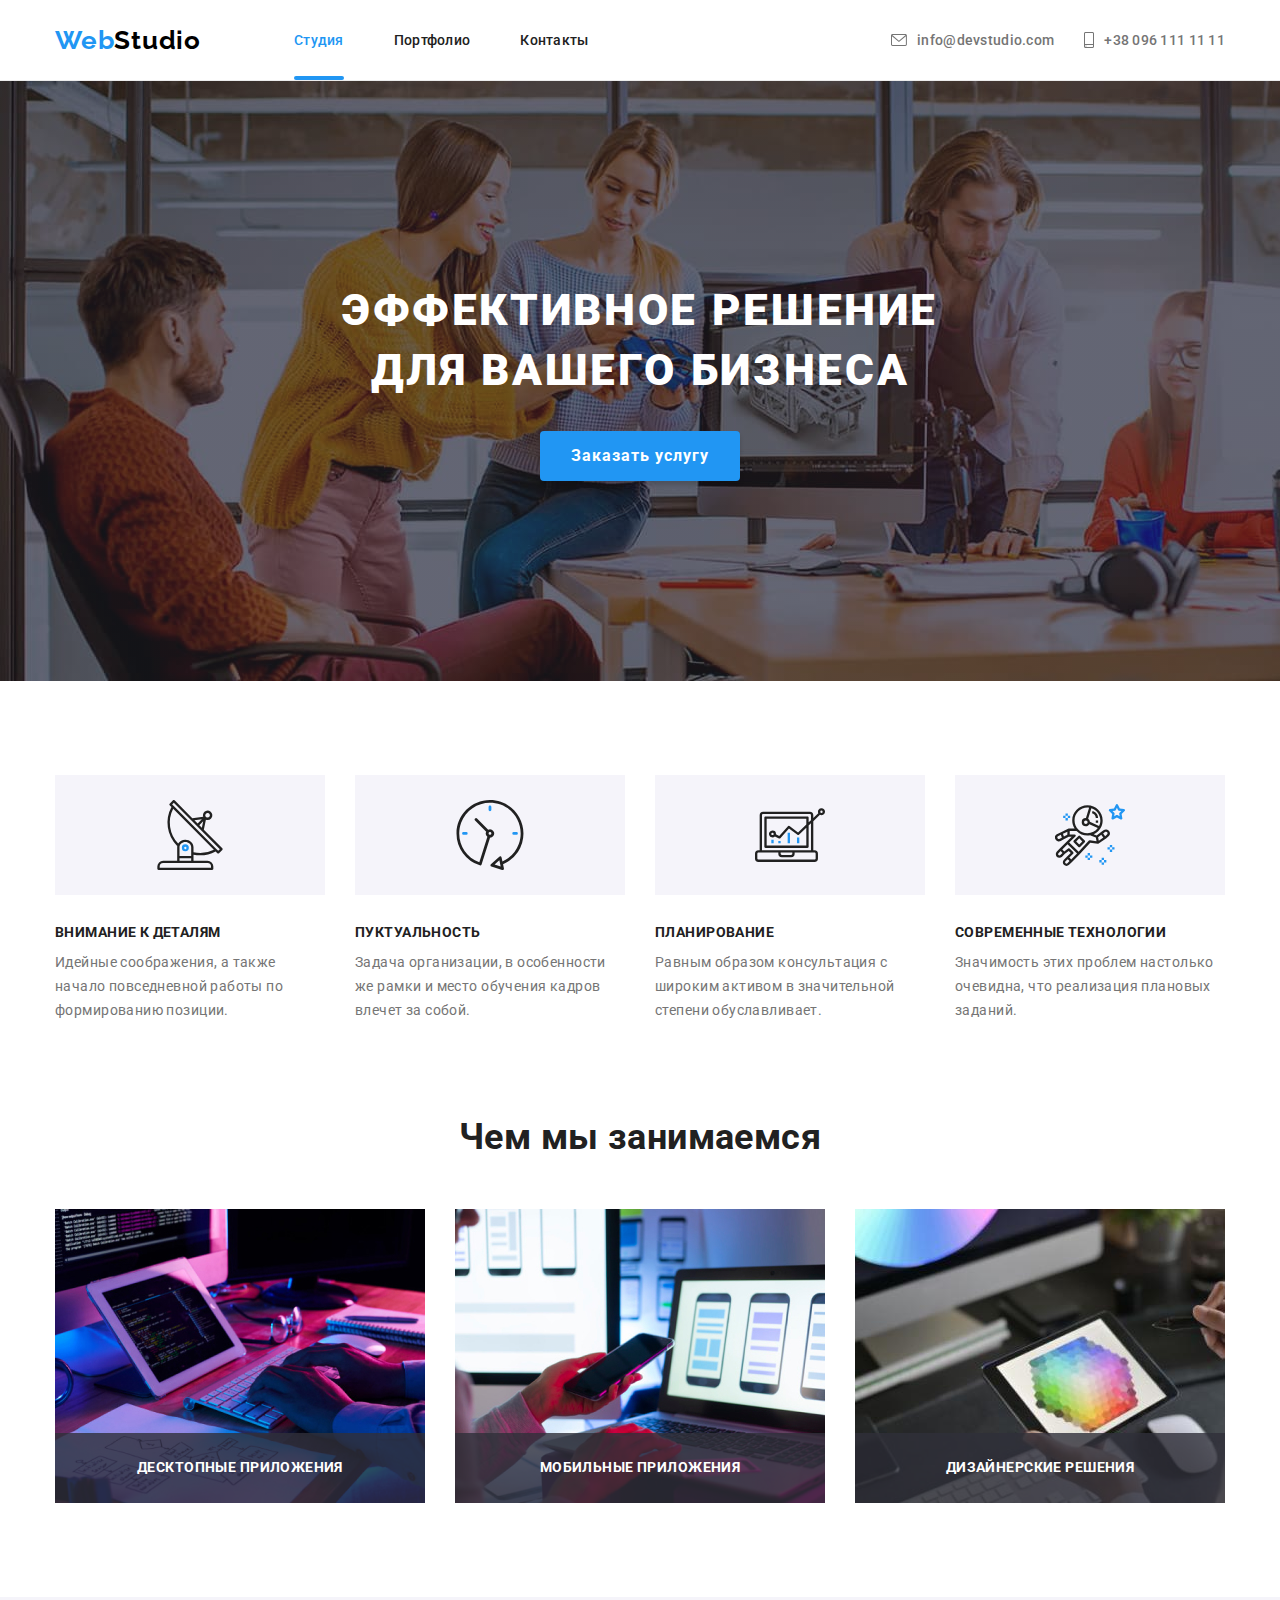
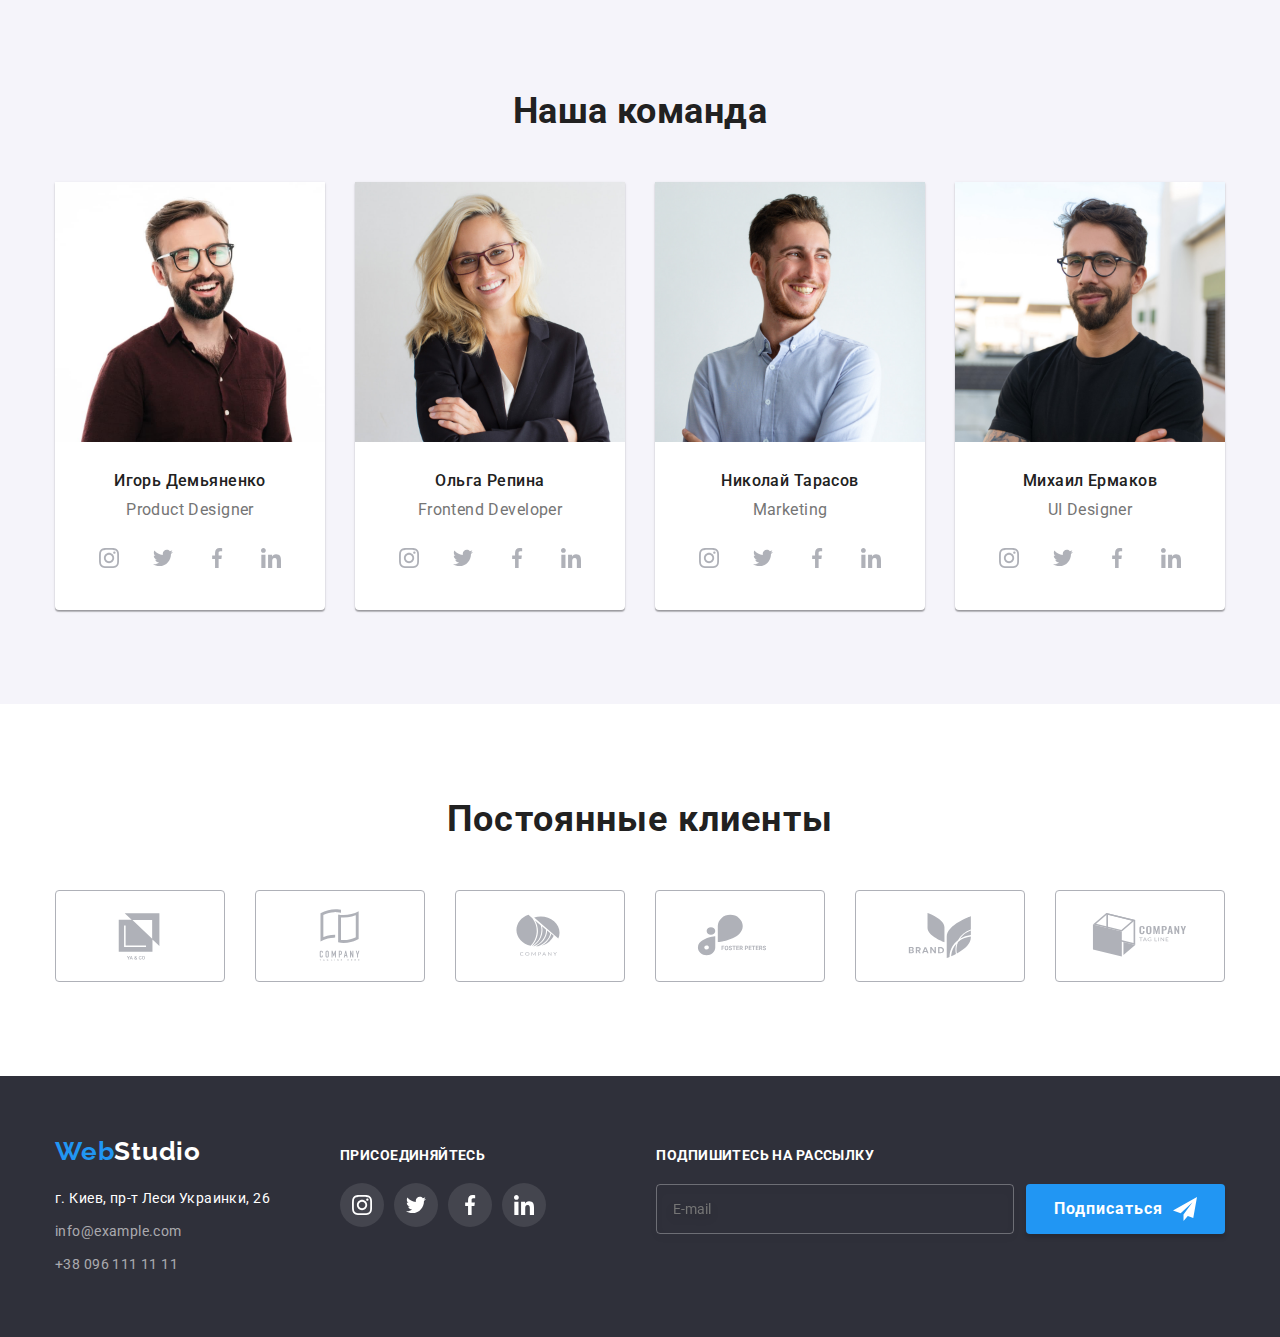
<file: index.html>
<!DOCTYPE html>
<html lang="ru">
  <head>
    <meta charset="UTF-8" />
    <meta http-equiv="X-UA-Compatible" content="IE=edge" />
    <meta name="viewport" content="width=device-width, initial-scale=1.0" />
    <meta name="viewport" content="width=device-width, initial-scale=1.0" />
    <link rel="preconnect" href="https://fonts.googleapis.com" />
    <link rel="preconnect" href="https://fonts.gstatic.com" crossorigin />
    <link
      href="https://fonts.googleapis.com/css2?family=Montserrat:wght@400;700&family=Raleway:wght@700&family=Roboto:wght@400;500;700;900&display=swap"
      rel="stylesheet"
    />
    <link
      rel="stylesheet"
      href="https://cdnjs.cloudflare.com/ajax/libs/modern-normalize/1.0.0/modern-normalize.min.css"
    />
    <link rel="stylesheet" href="css/styles.css" />
    <title>Wed Studio</title>
  </head>
  <body>
    <!--Навигация-->
    <header class="header">
      <div class="container">
        <nav class="header-navigation">
          <a href="index.html" class="header-navigation-webstudio"
            >Web<span class="header-navigation-studio">Studio</span></a
          >
          <ul class="navigation-links">
            <li><a href="index.html" class="navigation-list-item current">Студия</a></li>
            <li><a href="./portfolio.html" class="navigation-list-item">Портфолио</a></li>
            <li><a href="/" class="navigation-list-item">Контакты</a></li>
          </ul>
        </nav>
        <ul class="header-contacts">
          <li class="email">
            <a href="mailto:info@devstudio.com" class="header-contact-item">
              <svg class="icon-email">
                <use href="./images/symbol-defs.svg#icon-envelope"></use>
              </svg>
              info@devstudio.com</a
            >
          </li>
          <li class="phone">
            <a href="tel:+38096111111" class="header-contact-item">
              <svg class="icon-phone">
                <use href="./images/symbol-defs.svg#icon-smartphone"></use>
              </svg>
              +38 096 111 11 11</a
            >
          </li>
        </ul>
      </div>
    </header>
    <!--разметка основной части главной страницы-->
    <main>
      <!--Преимущества-->
      <section class="wrapper section">
        <div class="container">
          <h1 class="wrapper-desc">ЭФФЕКТИВНОЕ РЕШЕНИЕ ДЛЯ ВАШЕГО БИЗНЕСА</h1>
          <button type="button" class="wrapper-button" data-modal-open>Заказать услугу</button>
        </div>
      </section>
      <!--Особенности-->
      <section class="features section">
        <div class="container">
          <h2 class="features-header visually-hidden">Особенности</h2>
          <ul class="features-list">
            <li class="features-list-item antenna">
              <h3 class="features-list-item-header">Внимание к деталям</h3>
              <p class="features-list-item-desc">
                Идейные соображения, а также начало повседневной работы по формированию позиции.
              </p>
            </li>
            <li class="features-list-item clock">
              <h3 class="features-list-item-header">Пуктуальность</h3>
              <p class="features-list-item-desc">
                Задача организации, в особенности же рамки и место обучения кадров влечет за собой.
              </p>
            </li>
            <li class="features-list-item vector">
              <h3 class="features-list-item-header">Планирование</h3>
              <p class="features-list-item-desc">
                Равным образом консультация с широким активом в значительной степени обуславливает.
              </p>
            </li>
            <li class="features-list-item austronaut">
              <h3 class="features-list-item-header">Современные технологии</h3>
              <p class="features-list-item-desc">
                Значимость этих проблем настолько очевидна, что реализация плановых заданий.
              </p>
            </li>
          </ul>
        </div>
      </section>
      <!--Картинки чем занимаемся-->
      <section class="services section">
        <div class="container">
          <h2 class="services-header">Чем мы занимаемся</h2>
          <ul class="services-list">
            <li class="services-list-item">
              <img src="images/services/img.jpg" alt="Разработка" width="370" />
              <p class="service-desc">Десктопные приложения</p>
            </li>
            <li class="services-list-item">
              <img src="images/services/img2.jpg" alt="Адаптация" width="370" />
              <p class="service-desc">Мобильные приложения</p>
            </li>
            <li class="services-list-item">
              <img src="images/services/img3.jpg" alt="Дизайн" width="370" />
              <p class="service-desc">Дизайнерские решения</p>
            </li>
          </ul>
        </div>
      </section>
      <!--Список команды-->
      <section class="team section">
        <div class="container">
          <h2 class="team-header">Наша команда</h2>
          <ul class="team-list">
            <li class="team-list-item">
              <img src="images/team/igor.jpg" alt="Product Designer" width="270" />
              <div class="team-wrapper-text">
                <h3 class="team-list-item-name">Игорь Демьяненко</h3>
                <p class="team-list-item-position" lang="en">Product Designer</p>
                <ul class="team-social">
                  <li class="team-social-item">
                    <a href="#" class="team-social-link">
                      <svg class="icon-social insta" width="20" height="20">
                        <use href="./images/symbol-defs.svg#icon-instagram"></use>
                      </svg>
                    </a>
                  </li>
                  <li class="team-social-item">
                    <a href="#" class="team-social-link">
                      <svg class="icon-social twitter" width="20" height="20">
                        <use href="./images/symbol-defs.svg#icon-twitter"></use>
                      </svg>
                    </a>
                  </li>
                  <li class="team-social-item">
                    <a href="#" class="team-social-link">
                      <svg class="icon-social facebook" width="20" height="20">
                        <use href="./images/symbol-defs.svg#icon-facebook"></use>
                      </svg>
                    </a>
                  </li>
                  <li class="team-social-item linkedin">
                    <a href="#" class="team-social-link">
                      <svg class="icon-social" width="20" height="20">
                        <use href="./images/symbol-defs.svg#icon-linkedin"></use>
                      </svg>
                    </a>
                  </li>
                </ul>
              </div>
            </li>
            <li class="team-list-item">
              <img src="images/team/olga.jpg" alt="Ольга Репина" width="270" />
              <div class="team-wrapper-text">
                <h3 class="team-list-item-name">Ольга Репина</h3>
                <p class="team-list-item-position" lang="en">Frontend Developer</p>
                <ul class="team-social">
                  <li class="team-social-item">
                    <a href="#" class="team-social-link">
                      <svg class="icon-social insta" width="20" height="20">
                        <use href="./images/symbol-defs.svg#icon-instagram"></use>
                      </svg>
                    </a>
                  </li>
                  <li class="team-social-item">
                    <a href="#" class="team-social-link">
                      <svg class="icon-social twitter" width="20" height="20">
                        <use href="./images/symbol-defs.svg#icon-twitter"></use>
                      </svg>
                    </a>
                  </li>
                  <li class="team-social-item">
                    <a href="#" class="team-social-link">
                      <svg class="icon-social facebook" width="20" height="20">
                        <use href="./images/symbol-defs.svg#icon-facebook"></use>
                      </svg>
                    </a>
                  </li>
                  <li class="team-social-item linkedin">
                    <a href="#" class="team-social-link">
                      <svg class="icon-social" width="20" height="20">
                        <use href="./images/symbol-defs.svg#icon-linkedin"></use>
                      </svg>
                    </a>
                  </li>
                </ul>
              </div>
            </li>
            <li class="team-list-item">
              <img src="images/team/nico.jpg" alt="Николай Тарасов" width="270" />
              <div class="team-wrapper-text">
                <h3 class="team-list-item-name">Николай Тарасов</h3>
                <p class="team-list-item-position" lang="en">Marketing</p>
                <ul class="team-social">
                  <li class="team-social-item">
                    <a href="#" class="team-social-link">
                      <svg class="icon-social insta" width="20" height="20">
                        <use href="./images/symbol-defs.svg#icon-instagram"></use>
                      </svg>
                    </a>
                  </li>
                  <li class="team-social-item">
                    <a href="#" class="team-social-link">
                      <svg class="icon-social twitter" width="20" height="20">
                        <use href="./images/symbol-defs.svg#icon-twitter"></use>
                      </svg>
                    </a>
                  </li>
                  <li class="team-social-item">
                    <a href="#" class="team-social-link">
                      <svg class="icon-social facebook" width="20" height="20">
                        <use href="./images/symbol-defs.svg#icon-facebook"></use>
                      </svg>
                    </a>
                  </li>
                  <li class="team-social-item linkedin">
                    <a href="#" class="team-social-link">
                      <svg class="icon-social" width="20" height="20">
                        <use href="./images/symbol-defs.svg#icon-linkedin"></use>
                      </svg>
                    </a>
                  </li>
                </ul>
              </div>
            </li>
            <li class="team-list-item">
              <img src="images/team/mike.jpg" alt="Михаил Ермаков" width="270" />
              <div class="team-wrapper-text">
                <h3 class="team-list-item-name">Михаил Ермаков</h3>
                <p class="team-list-item-position" lang="en">UI Designer</p>
                <ul class="team-social">
                  <li class="team-social-item">
                    <a href="#" class="team-social-link">
                      <svg class="icon-social insta" width="20" height="20">
                        <use href="./images/symbol-defs.svg#icon-instagram"></use>
                      </svg>
                    </a>
                  </li>
                  <li class="team-social-item">
                    <a href="#" class="team-social-link">
                      <svg class="icon-social twitter" width="20" height="20">
                        <use href="./images/symbol-defs.svg#icon-twitter"></use>
                      </svg>
                    </a>
                  </li>
                  <li class="team-social-item">
                    <a href="#" class="team-social-link">
                      <svg class="icon-social facebook" width="20" height="20">
                        <use href="./images/symbol-defs.svg#icon-facebook"></use>
                      </svg>
                    </a>
                  </li>
                  <li class="team-social-item">
                    <a href="#" class="team-social-link">
                      <svg class="icon-social" width="20" height="20">
                        <use href="./images/symbol-defs.svg#icon-linkedin"></use>
                      </svg>
                    </a>
                  </li>
                </ul>
              </div>
            </li>
          </ul>
        </div>
      </section>
      <!--Customers-->
      <section class="customers section">
        <div class="container">
          <h1 class="customers-list-header">Постоянные клиенты</h1>
          <ul class="customers-list">
            <li class="customers-list-item">
              <a href="#">
                <svg class="icon-customers" width="106" height="60">
                  <use href="./images/companies.svg#icon-customer1"></use>
                </svg>
              </a>
            </li>
            <li class="customers-list-item">
              <a href="#">
                <svg class="icon-customers" width="106" height="60">
                  <use href="./images/companies.svg#icon-customer2"></use>
                </svg>
              </a>
            </li>
            <li class="customers-list-item">
              <a href="#">
                <svg class="icon-customers" width="106" height="60">
                  <use href="./images/companies.svg#icon-customer3"></use>
                </svg>
              </a>
            </li>
            <li class="customers-list-item">
              <a href="#">
                <svg class="icon-customers" width="106" height="60">
                  <use href="./images/companies.svg#icon-customer4"></use>
                </svg>
              </a>
            </li>
            <li class="customers-list-item">
              <a href="#">
                <svg class="icon-customers" width="106" height="60">
                  <use href="./images/companies.svg#icon-customer5"></use>
                </svg>
              </a>
            </li>
            <li class="customers-list-item">
              <a href="#">
                <svg class="icon-customers" width="106" height="60">
                  <use href="./images/companies.svg#icon-customer6"></use>
                </svg>
              </a>
            </li>
          </ul>
        </div>
      </section>
      <!--Modal window-->
      <div class="backdrop is-hidden" data-modal>
        <div class="modal">
          <p class="modal-header">Оставьте свои данные, мы вам перезвоним</p>
          <form>
            <label class="form-label">Имя
              <input type="text" class="form-input"/>
              <svg class="form-icon">
                <use href="./images/modal-icons.svg#icon-person" width="18"></use>
              </svg>
            </label>
            <label class="form-label">Телефон
              <input type="text" class="form-input"/>
              <svg class="form-icon">
                <use href="./images/modal-icons.svg#icon-phone" width="18"></use>
              </svg>
            </label>
            <label class="form-label">Почта
              <input type="text" class="form-input"/>
              <svg class="form-icon">
                <use href="./images/modal-icons.svg#icon-email" width="18"></use>
              </svg>
            </label>
            <div class="form-part">
              <label for="form-comment" class="form-name">Комментарий</label>
              <textarea
                name="comment"
                id="form-comment"
                placeholder="Введите текст"
                class="form-textarea"
              ></textarea>
            </div>
            <label class="checkbox">
              <input type="checkbox" name="license" class="checkbox-input" />
              <span class="checkbox-icon"></span>
              <span class="checkbox-text">Соглашаюсь с рассылкой и принимаю &nbsp;</span>
              <a href="#" class="checkbox-link">Условия договора</a>
            </label>
            <button type="submit" class="form-btn">Отправить</button>
          </form>
          <button class="button-close" data-modal-close>
            <svg class="modal-close-cross" width="18" height="18">
              <use href="./images/close-icon.svg#icon-close"></use>
            </svg>
          </button>
        </div>
      </div>
    </main>
    <!--контакты-->
    <footer class="footer">
      <div class="container">
        <div class="footer-addres-block">
          <a href="index.html" class="footer-webstudio"
            >Web<span class="footer-studio">Studio</span></a
          >
          <address class="footer-address">
            <ul class="footer-list">
              <li class="footer-list-address">
                <a
                  href="https://goo.gl/maps/muvBp1YGXb1pM3By5"
                  class="footer-address-location"
                  target="_blank"
                  rel="noreferrer noopener"
                  >г. Киев, пр-т Леси Украинки, 26</a
                >
              </li>
              <li class="footer-list-item">
                <a href="mailto:info@example.com" class="footer-mail">info@example.com</a>
              </li>
              <li class="footer-list-item">
                <a href="tel:+38096111111" class="footer-phone">+38 096 111 11 11</a>
              </li>
            </ul>
          </address>
        </div>
        <div class="footer-social">
          <strong class="connect">присоединяйтесь</strong>
          <ul class="social-list">
            <li class="social-list-item">
              <a href="">
                <svg class="footer-icon-social" width="20" height="20">
                  <use href="./images/symbol-defs.svg#icon-instagram"></use>
                </svg>
              </a>
            </li>
            <li class="social-list-item">
              <a href="">
                <svg class="footer-icon-social" width="20" height="20">
                  <use href="./images/symbol-defs.svg#icon-twitter"></use>
                </svg>
              </a>
            </li>
            <li class="social-list-item">
              <a href="">
                <svg class="footer-icon-social" width="20" height="20">
                  <use href="./images/symbol-defs.svg#icon-facebook"></use>
                </svg>
              </a>
            </li>
            <li class="social-list-item">
              <a href="">
                <svg class="footer-icon-social" width="20" height="20">
                  <use href="./images/symbol-defs.svg#icon-linkedin"></use>
                </svg>
              </a>
            </li>
          </ul>
        </div>
        <div class="mailing">
          <strong class="mailing-header">Подпишитесь на рассылку</strong>
          <form class="mailing-form">
            <input placeholder="E-mail" class="mailing-input" />
            <button type="submit" class="mailing-btn">Подписаться
              <svg class="mailing-icon" width="24px">
                <use href="./images/icon_send.svg#icon-icon_send"></use>
              </svg>
            </button>
          </form>
        </div>
      </div>
    </footer>
    <script src="./js/modal.js"></script>
  </body>
</html>
</file>
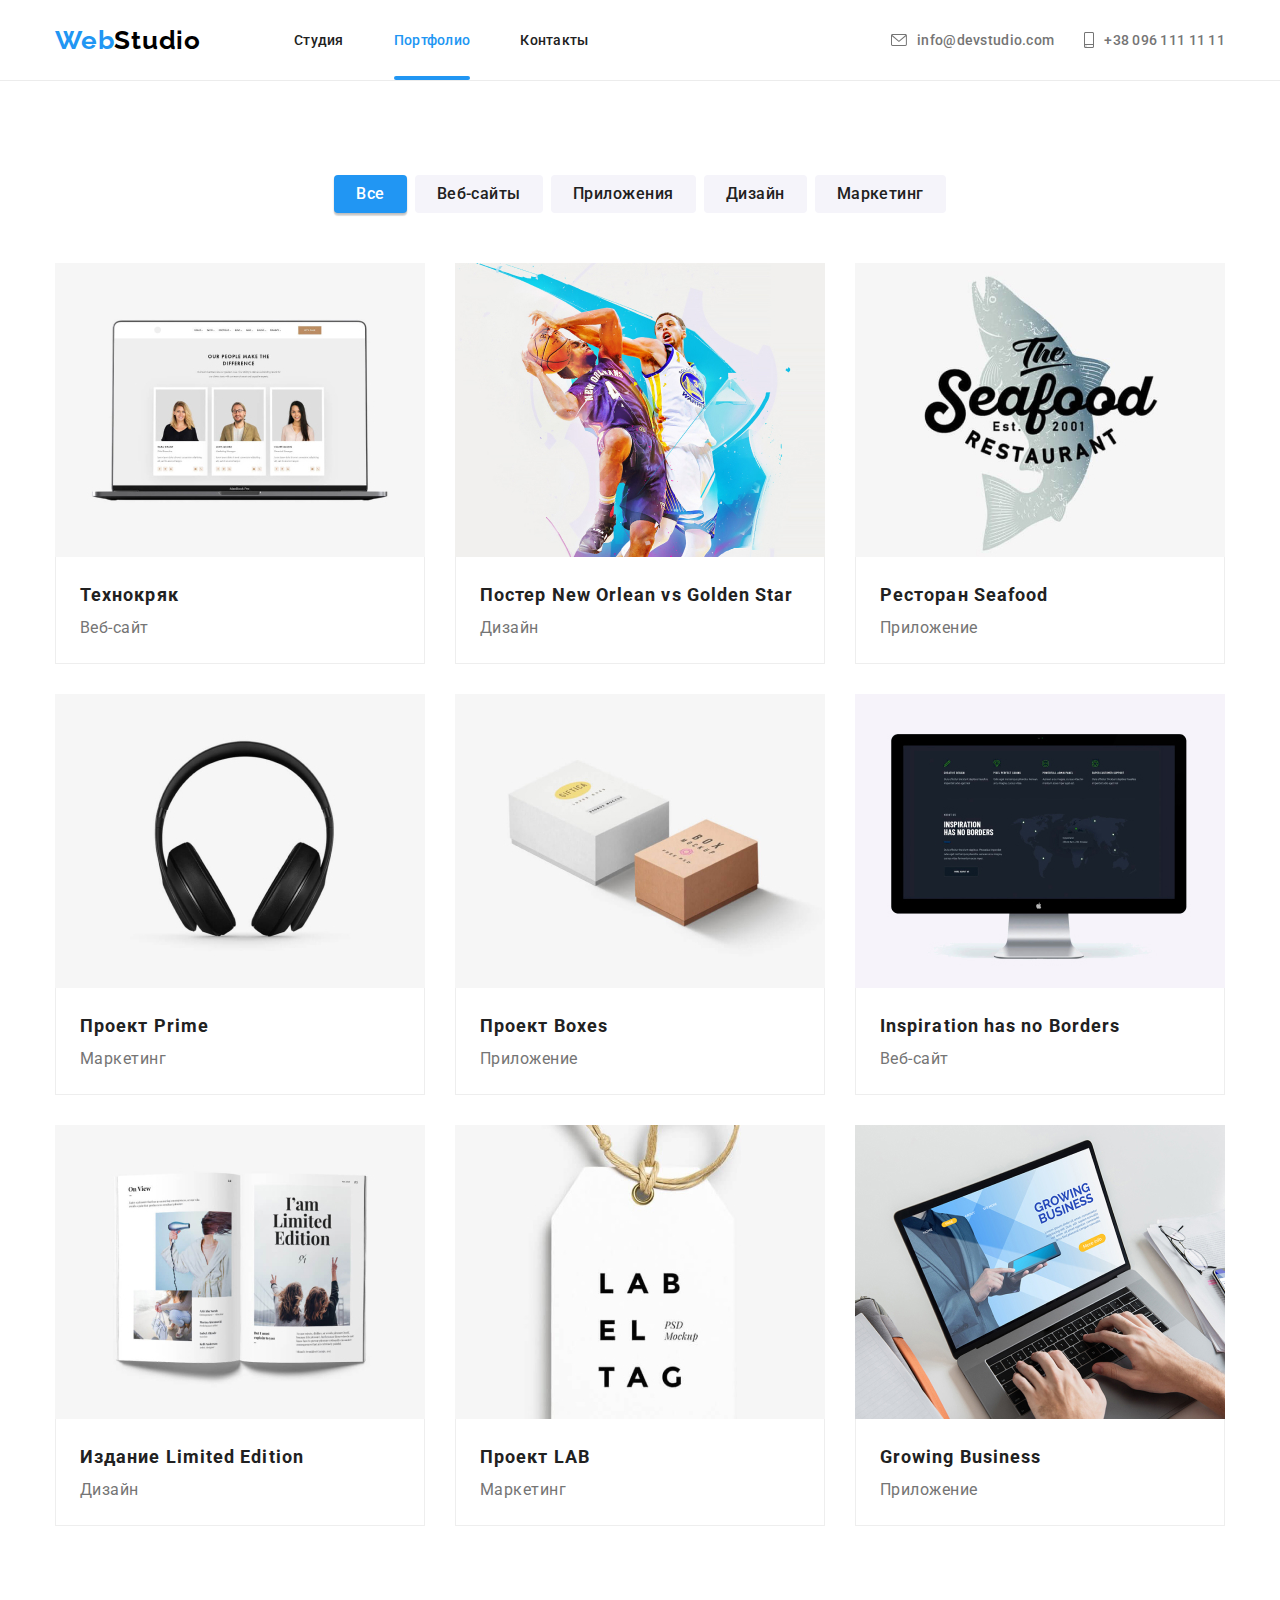
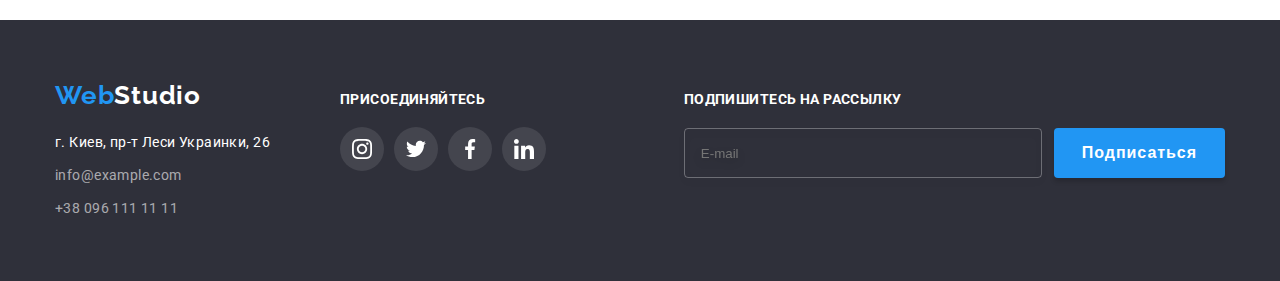
<file: portfolio.html>
<!DOCTYPE html>
<html lang="ru">
  <head>
    <meta charset="UTF-8" />
    <meta http-equiv="X-UA-Compatible" content="IE=edge" />
    <meta name="viewport" content="width=device-width, initial-scale=1.0" />
    <link rel="preconnect" href="https://fonts.googleapis.com" />
    <link rel="preconnect" href="https://fonts.gstatic.com" crossorigin />
    <link
      href="https://fonts.googleapis.com/css2?family=Montserrat:wght@400;700&family=Raleway:wght@700&family=Roboto:wght@400;500;700;900&display=swap"
      rel="stylesheet"
    />
    <link rel="stylesheet" href="css/styles.css" />
    <title>Portfolio</title>
  </head>
  <body>
    <!--Навигация-->
    <header class="header">
      <div class="container">
        <nav class="header-navigation">
          <a href="index.html" class="header-navigation-webstudio"
            >Web<span class="header-navigation-studio">Studio</span></a
          >
          <ul class="navigation-links">
            <li><a href="index.html" class="navigation-list-item">Студия</a></li>
            <li><a href="./portfolio.html" class="navigation-list-item current">Портфолио</a></li>
            <li><a href="/" class="navigation-list-item">Контакты</a></li>
          </ul>
        </nav>
        <ul class="header-contacts">
          <li class="email">
            <a href="mailto:info@devstudio.com" class="header-contact-item">
              <svg class="icon-email">
                <use href="./images/symbol-defs.svg#icon-envelope"></use>
              </svg>
              info@devstudio.com</a
            >
          </li>
          <li class="phone">
            <a href="tel:+38096111111" class="header-contact-item">
              <svg class="icon-phone">
                <use href="./images/symbol-defs.svg#icon-smartphone"></use>
              </svg>
              +38 096 111 11 11</a
            >
          </li>
        </ul>
      </div>
    </header>
    <!--Основная часть сайта-->
    <main>
      <section class="portfolio section">
        <div class="container">
          <!--Кнопки-->
          <h1 class="button-header visually-hidden">Фильтры по картам</h1>
          <ul class="button-list">
            <li class="button-list-item">
              <button type="button" class="button-list-item-click active-btn">Все</button>
            </li>
            <li class="button-list-item">
              <button type="button" class="button-list-item-click">Веб-сайты</button>
            </li>
            <li class="button-list-item">
              <button type="button" class="button-list-item-click">Приложения</button>
            </li>
            <li class="button-list-item">
              <button type="button" class="button-list-item-click">Дизайн</button>
            </li>

            <li class="button-list-item">
              <button type="button" class="button-list-item-click">Маркетинг</button>
            </li>
          </ul>
          <ul class="card-list">
            <!--Карточки товаров-->
            <li class="card-list-item">
              <a href="" class="card-list-item-link">
                <div class="card-top-part">
                  <img src="images/portfolio/technocr.jpg" alt="Технокряк" width="370" />
                  <p class="card-text is-hidden-text">
                    Ресурс предлагает комплексные предложения с разным уровнем функционала и
                    сервисов. Все это позволит посетителю получить исчерпывающие сведения компании
                    или частном лице.
                  </p>
                </div>
                <div class="card-list-item-text">
                  <h2 class="card-list-item-header">Технокряк</h2>
                  <p class="card-list-item-type">Веб-сайт</p>
                </div>
              </a>
            </li>
            <li class="card-list-item">
              <a href="" class="card-list-item-link">
                <div class="card-top-part">
                  <img src="images/portfolio/basketball.jpg" alt="basketball" width="370" />
                  <p class="card-text is-hidden-text">
                    Ресурс предлагает комплексные предложения с разным уровнем функционала и
                    сервисов. Все это позволит посетителю получить исчерпывающие сведения компании
                    или частном лице.
                  </p>
                </div>
                <div class="card-list-item-text">
                  <h2 class="card-list-item-header">Постер New Orlean vs Golden Star</h2>
                  <p class="card-list-item-type">Дизайн</p>
                </div>
              </a>
            </li>
            <li class="card-list-item">
              <a href="" class="card-list-item-link">
                <div class="card-top-part">
                  <img src="images/portfolio/seefood.jpg" alt="Seafood" width="370" />
                  <p class="card-text is-hidden-text">
                    Ресурс предлагает комплексные предложения с разным уровнем функционала и
                    сервисов. Все это позволит посетителю получить исчерпывающие сведения компании
                    или частном лице.
                  </p>
                </div>
                <div class="card-list-item-text">
                  <h2 class="card-list-item-header">Ресторан Seafood</h2>
                  <p class="card-list-item-type">Приложение</p>
                </div>
              </a>
            </li>
            <li class="card-list-item">
              <a href="" class="card-list-item-link">
                <div class="card-top-part">
                  <img src="images/portfolio/hearphone.jpg" alt="hearphone" width="370" />
                  <p class="card-text is-hidden-text">
                    Ресурс предлагает комплексные предложения с разным уровнем функционала и
                    сервисов. Все это позволит посетителю получить исчерпывающие сведения компании
                    или частном лице.
                  </p>
                </div>
                <div class="card-list-item-text">
                  <h2 class="card-list-item-header">Проект Prime</h2>
                  <p class="card-list-item-type">Маркетинг</p>
                </div>
              </a>
            </li>
            <li class="card-list-item">
              <a href="" class="card-list-item-link">
                <div class="card-top-part">
                  <img src="images/portfolio/boxes.jpg" alt="boxes" width="370" />
                  <p class="card-text is-hidden-text">
                    Ресурс предлагает комплексные предложения с разным уровнем функционала и
                    сервисов. Все это позволит посетителю получить исчерпывающие сведения компании
                    или частном лице.
                  </p>
                </div>
                <div class="card-list-item-text">
                  <h2 class="card-list-item-header">Проект Boxes</h2>
                  <p class="card-list-item-type">Приложение</p>
                </div>
              </a>
            </li>
            <li class="card-list-item">
              <a href="" class="card-list-item-link">
                <div class="card-top-part">
                  <img src="images/portfolio/display.jpg" alt="display" width="370" />
                  <p class="card-text is-hidden-text">
                    Ресурс предлагает комплексные предложения с разным уровнем функционала и
                    сервисов. Все это позволит посетителю получить исчерпывающие сведения компании
                    или частном лице.
                  </p>
                </div>
                <div class="card-list-item-text">
                  <h2 class="card-list-item-header">Inspiration has no Borders</h2>
                  <p class="card-list-item-type">Веб-сайт</p>
                </div>
              </a>
            </li>
            <li class="card-list-item">
              <a href="" class="card-list-item-link">
                <div class="card-top-part">
                  <img src="images/portfolio/book.jpg" alt="book" width="370" />
                  <p class="card-text is-hidden-text">
                    Ресурс предлагает комплексные предложения с разным уровнем функционала и
                    сервисов. Все это позволит посетителю получить исчерпывающие сведения компании
                    или частном лице.
                  </p>
                </div>
                <div class="card-list-item-text">
                  <h2 class="card-list-item-header">Издание Limited Edition</h2>
                  <p class="card-list-item-type">Дизайн</p>
                </div>
              </a>
            </li>
            <li class="card-list-item">
              <a href="" class="card-list-item-link">
                <div class="card-top-part">
                  <img src="images/portfolio/label.jpg" alt="label" width="370" />
                  <p class="card-text is-hidden-text">
                    Ресурс предлагает комплексные предложения с разным уровнем функционала и
                    сервисов. Все это позволит посетителю получить исчерпывающие сведения компании
                    или частном лице.
                  </p>
                </div>
                <div class="card-list-item-text">
                  <h2 class="card-list-item-header">Проект LAB</h2>
                  <p class="card-list-item-type">Маркетинг</p>
                </div>
              </a>
            </li>
            <li class="card-list-item">
              <a href="" class="card-list-item-link">
                <div class="card-top-part">
                  <img src="images/portfolio/laptop.jpg" alt="laptop" width="370" />
                  <p class="card-text is-hidden-text">
                    Ресурс предлагает комплексные предложения с разным уровнем функционала и
                    сервисов. Все это позволит посетителю получить исчерпывающие сведения компании
                    или частном лице.
                  </p>
                </div>
                <div class="card-list-item-text">
                  <h2 class="card-list-item-header">Growing Business</h2>
                  <p class="card-list-item-type">Приложение</p>
                </div>
              </a>
            </li>
          </ul>
        </div>
      </section>
    </main>
    <!--контакты-->
    <footer class="footer">
      <div class="container">
        <div class="footer-addres-block">
          <a href="index.html" class="footer-webstudio"
            >Web<span class="footer-studio">Studio</span></a
          >
          <address class="footer-address">
            <ul class="footer-list">
              <li class="footer-list-address">
                <a
                  href="https://goo.gl/maps/muvBp1YGXb1pM3By5"
                  class="footer-address-location"
                  target="_blank"
                  rel="noreferrer noopener"
                  >г. Киев, пр-т Леси Украинки, 26</a
                >
              </li>
              <li class="footer-list-item">
                <a href="mailto:info@example.com" class="footer-mail">info@example.com</a>
              </li>
              <li class="footer-list-item">
                <a href="tel:+38096111111" class="footer-phone">+38 096 111 11 11</a>
              </li>
            </ul>
          </address>
        </div>
        <div class="footer-social">
          <strong class="connect">присоединяйтесь</strong>
          <ul class="social-list">
            <li class="social-list-item">
              <a href="">
                <svg class="footer-icon-social" width="20" height="20">
                  <use href="./images/symbol-defs.svg#icon-instagram"></use>
                </svg>
              </a>
            </li>
            <li class="social-list-item">
              <a href="">
                <svg class="footer-icon-social" width="20" height="20">
                  <use href="./images/symbol-defs.svg#icon-twitter"></use>
                </svg>
              </a>
            </li>
            <li class="social-list-item">
              <a href="">
                <svg class="footer-icon-social" width="20" height="20">
                  <use href="./images/symbol-defs.svg#icon-facebook"></use>
                </svg>
              </a>
            </li>
            <li class="social-list-item">
              <a href="">
                <svg class="footer-icon-social" width="20" height="20">
                  <use href="./images/symbol-defs.svg#icon-linkedin"></use>
                </svg>
              </a>
            </li>
          </ul>
        </div>
        <div class="mailing">
          <strong class="mailing-header">Подпишитесь на рассылку</strong>
          <form class="mailing-form">
            <input placeholder="E-mail" class="mailing-input" />
            <button type="submit" class="mailing-btn">Подписаться</button>
          </form>
        </div>
      </div>
    </footer>
  </body>
</html>
</file>
<file: css/styles.css>
:root {
  --wrapper_footer_background_color: #2f303a;
  --web_hover_button_color: #2196f3;
  --main_color: #212121;
  --white_color: #fff;
  --mail_phone_desc: #757575;
  --port_buttons_and_team_background: #f5f4fa;
  --black_color: #000;
  --divide_line_color: #ececec;
  --card_border: #eeeeee;
  --hero_background: #c4c4c4;
  --social-icon-color: #afb1b8;
  --animation: cubic-bezier(0.4, 0, 0.2, 1);
}

html {
  box-sizing: border-box;
}
*,
*::after,
*::before {
  box-sizing: inherit;
}

body {
  font-family: 'Roboto', sans-serif;
  color: var(--main_color);
  letter-spacing: 0.03em;
  font-size: 14px;
  margin: 0;
}

h1,
h2,
h3,
h4,
h5,
h6,
p {
  margin: 0;
}

ul {
  list-style-type: none;
  padding-left: 0;
  margin: 0;
}

button {
  border: 0;
  padding: 0;
}

.visually-hidden {
  position: absolute;
  white-space: nowrap;
  width: 1px;
  height: 1px;
  overflow: hidden;
  border: 0;
  padding: 0;
  clip: rect(0 0 0 0);
  clip-path: inset(50%);
  margin: -1px;
}

.container {
  width: 1200px;
  padding: 0 15px;
  margin: 0 auto;
}

/*Header*/
.header > .container {
  display: flex;
}

.header {
  border-bottom: 1px solid var(--divide_line_color);
}
.header-navigation {
  display: flex;
  text-align: center;
  align-items: center;
}

.header-navigation-webstudio {
  text-decoration: none;
  font-family: 'Raleway';
  font-weight: 700;
  font-size: 26px;
  line-height: 1.19;
  color: var(--web_hover_button_color);
  letter-spacing: 0.03em;
  padding-top: 24px;
  padding-bottom: 24px;
}

.header-navigation-studio {
  color: var(--black_color);
}

.navigation-list-item,
.header-contact-item {
  transition: color 250ms var(--animation);
}

.navigation-links {
  display: flex;
  flex-direction: row;
  line-height: 16px;
  letter-spacing: 0.02em;
  color: var(--main_color);
  margin-left: 93px;
}

.navigation-links > li:not(:last-child) {
  margin-right: 50px;
}

.navigation-list-item {
  position: relative;
  display: block;
  padding-top: 32px;
  padding-bottom: 32px;

  text-decoration: none;
  font-family: 'Roboto';
  font-weight: 500;
  font-size: 14px;
  line-height: 16px;
  letter-spacing: 0.02em;
  color: var(--main_color);
}

.navigation-list-item::after {
  content: '';
  position: absolute;
  bottom: 0;
  display: block;
  width: 100%;
  height: 4px;
  background-color: var(--web_hover_button_color);
  border-radius: 2px;
  transform: scaleX(0);
  transition: transform 250ms var(--animation);
}

.navigation-list-item:hover::after {
  transform: scale(1);
}

/*mail and phone*/

.header-contacts {
  display: flex;
  margin-left: auto;
}

.header-contacts > li:first-child {
  margin-right: 30px;
}

.header-contact-item {
  display: flex;
  padding-top: 32px;
  padding-bottom: 32px;

  text-decoration: none;
  font-family: 'Roboto';
  font-weight: 500;
  font-size: 14px;
  line-height: 16px;
  letter-spacing: 0.02em;
  color: var(--mail_phone_desc);
}

.icon-email {
  width: 16px;
  height: 12px;
  margin-right: 10px;
  fill: currentColor;
  align-self: center;
}

.icon-phone {
  width: 10px;
  height: 16px;
  margin-right: 10px;
  fill: currentColor;
}

.navigation-list-item:hover,
.navigation-list-item:focus,
.header-contact-item:focus,
.header-contact-item:hover,
.current {
  color: var(--web_hover_button_color);
}

.current {
  position: relative;
}

.current::after {
  content: '';
  position: absolute;
  bottom: 0;
  display: block;
  width: 100%;
  height: 4px;
  background-color: var(--web_hover_button_color);
  border-radius: 2px;
  transform: scaleX(1);
}

/* main part*/

.section {
  padding: 94px 0;
}

/*wrapper*/

.wrapper {
  max-width: 1600px;
  height: 600px;
  margin-left: auto;
  margin-right: auto;
  padding-top: 200px;
  padding-bottom: 200px;

  text-align: center;
  background: linear-gradient(rgba(47, 48, 58, 0.4), rgba(47, 48, 58, 0.4)),
    url('../images/header-background.jpg');
  background-repeat: no-repeat;
  background-color: var(--hero_background);
}

.wrapper-desc {
  width: 696px;
  color: var(--white_color);
  font-weight: 900;
  font-size: 44px;
  line-height: 1.36;
  text-align: center;
  letter-spacing: 0.06em;
  text-transform: uppercase;
  margin: 0 auto 30px;
}

.wrapper-button {
  background-color: var(--web_hover_button_color);
  box-shadow: 0px 4px 4px rgba(0, 0, 0, 0.15);
  border-radius: 4px;
  width: 200px;
  height: 50px;
  font-family: 'Roboto';
  font-weight: 700;
  font-size: 16px;
  line-height: 1.88;
  letter-spacing: 0.06em;
  color: var(--white_color);
  cursor: pointer;
  border: none;
  transition: background-color 250ms var(--animation);
}

.wrapper-button:hover,
.wrapper-button:focus {
  background-color: #188ce8;
}

/* Modal window */

.backdrop.is-hidden {
  visibility: hidden;
  opacity: 0;
  pointer-events: none;
}

.backdrop {
  position: fixed;
  top: 0;
  left: 0;
  width: 100%;
  height: 100%;
  background-color: rgba(0, 0, 0, 0.2);
  transition: opacity 250ms var(--animation), visibility 250ms var(--animation);
}

.modal {
  position: absolute;
  top: 50%;
  left: 50%;
  width: 528px;
  height: 581px;
  padding: 40px;
  transform: translate(-50%, -50%) scale(1);
  transition: transform 1250ms var(--animation);

  background-color: var(--white_color);
  background-image: linear-gradient(
    to bottom,
    rgba(0, 130, 209, 0.7) 40%,
    rgba(255, 209, 0, 0.7) 100%
  );
  box-shadow: 0px 1px 3px rgba(0, 0, 0, 0.12), 0px 1px 1px rgba(0, 0, 0, 0.14),
    0px 2px 1px rgba(0, 0, 0, 0.2);
  border-radius: 4px;
}

.modal-header {
  margin-bottom: 12px;
  font-weight: 700;
  font-size: 20px;
  line-height: 1.15;
  text-align: center;
  letter-spacing: 0.03em;

  color: var(--main_color);
}


.form-label {
  position: relative;
  display: block;
  margin-bottom: 10px;

  font-size: 12px;
  line-height: 1.16;
  letter-spacing: 0.01em;
  color: var(--mail_phone_desc);
}


.form-input {
  display: block;
  width: 100%;
  padding-top: 11px;
  padding-bottom: 11px;
  padding-left: 42px;
  margin-top: 4px;
  border: 1px solid rgba(33, 33, 33, 0.2);
  box-sizing: border-box;
  border-radius: 4px;
  transition: border 250ms var(--animation);
}

.form-icon {
  position: absolute;
  display: inline-block;
  width: 18px;
  height: 18px;
  bottom: 9px;
  left: 12px;
  transition: fill 250ms var(--animation);
}

.form-input:focus + .form-icon {
  fill: var(--web_hover_button_color);
}

.form-part {
  display: flex;
  flex-direction: column;
  margin-bottom: 20px;
}

.form-name {
  display: block;
  margin-bottom: 4px;

  font-size: 12px;
  line-height: 1.16;
  letter-spacing: 0.01em;
  color: var(--mail_phone_desc);
}

.form-textarea {
  padding: 12px 16px;
  resize: none;
  height: 120px;
  border: 1px solid rgba(33, 33, 33, 0.2);
  box-sizing: border-box;
  border-radius: 4px;
  transition: border 250ms var(--animation);
}

.form-input:focus-within {
  border: 1px solid var(--web_hover_button_color);
  border-radius: 4px;
  outline: none;
}

.form-textarea:focus-within {
  border: 1px solid var(--web_hover_button_color);
  border-radius: 4px;
  outline: none;
}

.checkbox {
  display: flex;
  align-items: center;
  justify-content: center;
  margin-bottom: 30px;
}

.checkbox-input {
  -webkit-appearance: none;
  -moz-appearance: none;
  appearance: none;
}

.checkbox-input:focus + .checkbox-icon {
  border-color: var(--web_hover_button_color);
}

.checkbox-icon {
  margin-right: 8.4px;
  display: inline-block;
  width: 16px;
  height: 15px;

  border-radius: 2px;
  background-color: var(--white_color);
  /* background-image: url(../images/unchecked-icon.svg); */
  border: 2px solid var(--black_color);
  cursor: pointer;
  transition: background-color 250ms var(--animation), border-color 250ms var(--animation);

}

.checkbox-input:checked + .checkbox-icon {
  background-image: url(../images/checked-icon.svg);
  border-color: var(--web_hover_button_color);
  background-origin: border-box;
  background-position: center;
  background-color: var(--web_hover_button_color);
  background-size: contain;
}

.checkbox-text {
  font-weight: 400;
  font-size: 14px;
  line-height: 1.71;
  letter-spacing: 0.03em;
  color: var(--mail_phone_desc);
}

.checkbox-link {
  font-weight: 400;
  font-size: 14px;
  line-height: 1.71;
  letter-spacing: 0.03em;
  color: var(--web_hover_button_color);
}

.form-btn {
  display: block;
  padding: 10px 55px;
  text-align: center;
  margin-left: auto;
  margin-right: auto;

  color: var(--white_color);
  background: var(--web_hover_button_color);
  box-shadow: 0px 4px 4px rgba(0, 0, 0, 0.15);
  border-radius: 4px;
  font-weight: 700;
  cursor: pointer;

  font-size: 16px;
  line-height: 1.88;
  letter-spacing: 0.06em;

  transition: backgorund-color 250ms var(--animation);
}

.form-btn:hover, .form-btn:focus {
  background-color: var(--web_hover_button_color);
}

.backdrop.is-hidden .modal {
  transform: translate(-50%, -50%) scale(0) rotateZ(360deg);
}

.button-close {
  position: absolute;
  top: 8px;
  right: 8px;
  display: flex;
  align-items: center;
  justify-content: center;

  background: var(--white_color);
  border: 1px solid rgba(0, 0, 0, 0.1);
  width: 30px;
  height: 30px;
  border-radius: 50%;
  cursor: pointer;
}

.modal-close-cross {
  fill: #000;
}

/*Особенности*/

.features {
  display: flex;
  flex-direction: column;
}

.features-list {
  display: flex;
  flex-direction: row;
}

.features-list-item {
  display: block;
  width: 270px;
}

.features-list-item::before {
  content: '';
  display: block;
  width: 270px;
  height: 120px;
  margin-bottom: 30px;

  background-color: var(--port_buttons_and_team_background);
  background-repeat: no-repeat;
  background-position: center;
}

.antenna::before {
  background-image: url('../images/features/antenna.svg');
}

.clock::before {
  background-image: url('../images/features/clock.svg');
}

.vector::before {
  background-image: url('../images/features/diagram.svg');
}

.austronaut::before {
  background-image: url('../images/features/astronaut.svg');
}

.features-list-item:not(:last-child) {
  margin-right: 30px;
}

.features-list-item-header {
  font-style: normal;
  font-weight: 700;
  font-size: 14px;
  line-height: 1.14;
  text-transform: uppercase;
  margin-bottom: 10px;
}

.features-list-item-desc {
  line-height: 1.71;
  color: var(--mail_phone_desc);
}

/*чем мы занимаемся*/

.services {
  padding-top: 0;
}

.services-header {
  font-weight: 700;
  font-size: 36px;
  line-height: 1.16;
  text-align: center;
  margin-bottom: 50px;
}

.services-list {
  display: flex;
  flex-direction: row;
  justify-content: space-between;
}

.services-list-item > img {
  display: block;
  max-width: 100%;
  height: auto;
}

.services-list-item {
  position: relative;
}

.service-desc {
  position: absolute;
  display: flex;
  bottom: 0;
  width: 100%;
  height: 70px;
  background-color: rgba(47, 48, 58, 0.8);
  align-items: center;
  justify-content: center;

  font-weight: 700;
  font-size: 14px;
  line-height: 1.14;
  letter-spacing: 0.03em;
  text-transform: uppercase;
  color: var(--white_color);
}

/*команда*/

.team {
  display: flex;
  flex-direction: column;
  background-color: var(--port_buttons_and_team_background);
}

.team-header {
  font-weight: 700;
  font-size: 36px;
  line-height: 1.16;
  text-align: center;
  margin-bottom: 50px;
}

.team-list {
  display: flex;
}

.team-list-item {
  background-color: var(--white_color);
  box-shadow: 0px 1px 3px rgba(0, 0, 0, 0.12), 0px 1px 1px rgba(0, 0, 0, 0.14),
    0px 2px 1px rgba(0, 0, 0, 0.2);
  border-radius: 0px 0px 4px 4px;
  margin-right: 30px;
}

.team-list-item:last-child {
  margin-right: 0;
}

.team-list-item > .team-wrapper-text {
  padding: 30px 32px;
}

.team-list-item > img {
  display: block;
  max-width: 100%;
}

.team-list-item-name {
  font-weight: 500;
  font-size: 16px;
  line-height: 1.18;
  text-align: center;
  margin-bottom: 10px;
}

.team-list-item-position {
  font-weight: 400;
  font-size: 16px;
  line-height: 1.18;
  text-align: center;
  color: var(--mail_phone_desc);
  margin-bottom: 16px;
}

.team-social {
  display: flex;
}

.team-social-item {
  margin-right: 10px;
}

.team-social-item:last-child {
  margin-right: 0;
}

.team-social-link {
  display: flex;
  width: 44px;
  height: 44px;
  align-items: center;
  justify-content: center;

  color: var(--social-icon-color);

  transition: color 250ms var(--animation), background-color 250ms var(--animation);
}

.team-social-link:hover,
.team-social-link:focus {
  background-color: var(--web_hover_button_color);
  border-radius: 50px;
  color: var(--white_color);
}

.icon-social {
  fill: currentColor;
}

/*customers*/

.customers {
  display: flex;
  flex-direction: column;
  text-align: center;
}

.customers-list-header {
  margin-bottom: 50px;
  font-weight: 700;
  font-size: 36px;
  line-height: 1.1666;
  letter-spacing: 0.03em;
}

.customers-list {
  display: flex;
}

.customers-list-item {
  margin-right: 30px;
}

.customers-list-item:last-child {
  margin-right: 0;
}

.customers-list-item > a {
  display: flex;
  width: 170px;
  height: 92px;
  align-items: center;
  justify-content: center;
  border: 1px solid var(--social-icon-color);
  color: var(--social-icon-color);
  border-radius: 4px;
  transition: color 250ms var(--animation), border-color 250ms var(--animation);
}

.customers-list-item > a:hover,
.customers-list-item > a:focus {
  color: var(--web_hover_button_color);
  border: 1px solid var(--web_hover_button_color);
}

.icon-customers {
  fill: currentColor;
  /* filter: drop-shadow(0px 4px 4px rgba(0, 0, 0, 0.25)); */
}

/*footer*/
.footer {
  background-color: var(--wrapper_footer_background_color);
  padding: 0;
  padding-top: 60px;
  padding-bottom: 60px;
}

.footer > .container {
  display: flex;
  align-items: baseline;
}

.footer-webstudio {
  text-decoration: none;
  font-family: 'Raleway';
  font-weight: 700;
  font-size: 26px;
  line-height: 1.19;
  letter-spacing: 0.03em;
  color: var(--web_hover_button_color);
}

.footer-studio {
  color: var(--white_color);
}

.footer-address {
  margin-top: 20px;
}
.footer-list-item {
  margin-top: 9px;
}

.footer-list-address {
  font-size: 14px;
  line-height: 1.71;
  letter-spacing: 0.03em;
  color: var(--white_color);
}

.footer-address-location {
  text-decoration: none;
  font-size: 14px;
  line-height: 1.71;
  letter-spacing: 0.03em;
  color: var(--white_color);
  font-style: normal;
  transition: color 250ms var(--animation);
}

.footer-mail,
.footer-phone {
  text-decoration: none;
  font-size: 14px;
  line-height: 1.71;
  /* or 171% */
  letter-spacing: 0.03em;
  color: rgba(255, 255, 255, 0.6);
  font-style: normal;
  transition: color 250ms var(--animation);
}

.footer-address-location:hover,
.footer-address-location:focus,
.footer-mail:hover,
.footer-phone:hover,
.footer-mail:focus,
.footer-phone:focus {
  color: var(--web_hover_button_color);
}

/*footer social network*/

.footer-social {
  margin-left: 70px;
}

.connect {
  font-weight: 700;
  font-size: 14px;
  line-height: 1.1428;
  letter-spacing: 0.03em;
  text-transform: uppercase;

  color: var(--white_color);
}

.social-list {
  display: flex;
  margin-top: 20px;
}

.social-list-item {
  margin-right: 10px;
}

.social-list-item:last-child {
  margin-right: 0;
}

.social-list-item > a {
  display: flex;
  width: 44px;
  height: 44px;
  align-items: center;
  justify-content: center;

  background-color: rgba(255, 255, 255, 0.1);
  border-radius: 50%;

  color: var(--white_color);

  transition: background-color 250ms var(--animation);
}

.social-list-item > a:hover,
.social-list-item > a:focus {
  background-color: var(--web_hover_button_color);
}

.footer-icon-social {
  fill: currentColor;
}

/*MAILING*/

.mailing {
  margin-left: auto;
}

.mailing-header {
  display: block;
  margin-bottom: 20px;
  font-weight: 700;
  font-size: 14px;
  line-height: 1.14;
  letter-spacing: 0.03em;
  text-transform: uppercase;
  color: var(--white_color);
}

.mailing-form {
  display: flex;
}

.mailing-input {
  width: 358px;
  padding: 15px 0 15px 16px;
  border: 1px solid rgba(255, 255, 255, 0.3);
  box-sizing: border-box;
  filter: drop-shadow(0px 4px 4px rgba(0, 0, 0, 0.15));
  border-radius: 4px;
  background-color: rgba(0, 0, 0, 0);

  color: var(--white_color);
}

.mailing-btn {
  display: flex;
  align-items: center;
  text-align: center;
  letter-spacing: 0.06em;
  color: var(--white_color);

  padding: 10px 28px;
  margin-left: 12px;
  background: var(--web_hover_button_color);
  box-shadow: 0px 4px 4px rgba(0, 0, 0, 0.15);
  border-radius: 4px;

  font-weight: 700;
  font-size: 16px;
  line-height: 1.88;
  cursor: pointer;
}

/* .mailing-btn::after {
  content: '';
  width: 24px;
  height: 24px;
  background-image: url('../images/send_mail.svg');
  margin-left: 10px;
} */

.mailing-icon {
  display: inline-block;
  width: 24px;
  height: 24px;
  margin-left: 10px;
  fill: var(--white_color);
}

/* -------------------------ПОРТФОЛИО-------------------- */
/* Кнопки */
.portfolio > .container {
  display: flex;
  flex-direction: column;
  align-items: center;
}

.button-list {
  display: flex;
  justify-content: center;
  margin-bottom: 50px;
}

.button-list-item:not(:last-child) {
  margin-right: 8px;
}

.button-list-item-click {
  padding: 6px 22px;

  font-family: 'Roboto';
  font-weight: 500;
  font-size: 16px;
  line-height: 1.62;
  text-align: center;
  letter-spacing: 0.03em;
  color: var(--main_color);
  background-color: var(--port_buttons_and_team_background);
  border-radius: 4px;
  border-color: var(--port_buttons_and_team_background);
  cursor: pointer;
  transition: background-color 250ms var(--animation), color 250ms var(--animation),
    border-color 250ms var(--animation), box-shadow 250ms var(--animation);
}

.button-list-item-click:hover,
.button-list-item-click:focus,
.active-btn {
  color: var(--white_color);
  background-color: var(--web_hover_button_color);
  border-color: var(--web_hover_button_color);
  box-shadow: 0px 3px 1px rgba(0, 0, 0, 0.1), 0px 1px 2px rgba(0, 0, 0, 0.08),
    0px 2px 2px rgba(0, 0, 0, 0.12);
}

/*карточки*/
.card-list {
  display: flex;
  flex-wrap: wrap;
}

.card-list-item {
  background-color: var(--white_color);
  margin-right: 30px;
  margin-bottom: 30px;
}

.card-list-item:nth-child(3n) {
  margin-right: 0;
}

.card-list-item:nth-last-child(-n + 3) {
  margin-bottom: 0;
}

.card-list-item-link {
  display: block;
  text-decoration: none;
  transition: box-shadow 250ms var(--animation);
}

.card-list-item-link:hover,
.card-list-item-link:focus {
  box-shadow: 0px 1px 1px rgba(0, 0, 0, 0.12), 0px 4px 4px rgba(0, 0, 0, 0.06),
    1px 4px 6px rgba(0, 0, 0, 0.16);
}

.card-list-item-text {
  border: 1px solid var(--card_border);
  border-top: 0;
  padding: 20px 24px;
}

.card-list-item-header {
  font-weight: 700;
  font-size: 18px;
  line-height: 2;
  letter-spacing: 0.06em;
  color: var(--main_color);
}

.card-list-item-type {
  font-size: 16px;
  line-height: 1.88;
  letter-spacing: 0.03em;
  color: var(--mail_phone_desc);
}

.card-top-part {
  position: relative;
  overflow: hidden;
}

.card-top-part > img {
  display: block;
  max-width: 100%;
}

.card-text {
  position: absolute;
  bottom: 0;
  left: 0;
  padding: 63px 24px;
  transform: translateY(101%);
  transition: transform 250ms var(--animation);

  font-weight: 400;
  font-size: 18px;
  line-height: 1.55;
  letter-spacing: 0.03em;
  color: var(--white_color);
  background-color: rgba(33, 150, 243, 0.9);
}

.card-list-item-link:hover .card-text,
.card-list-item-link:focus .card-text {
  transform: translateY(0);
}
</file>
